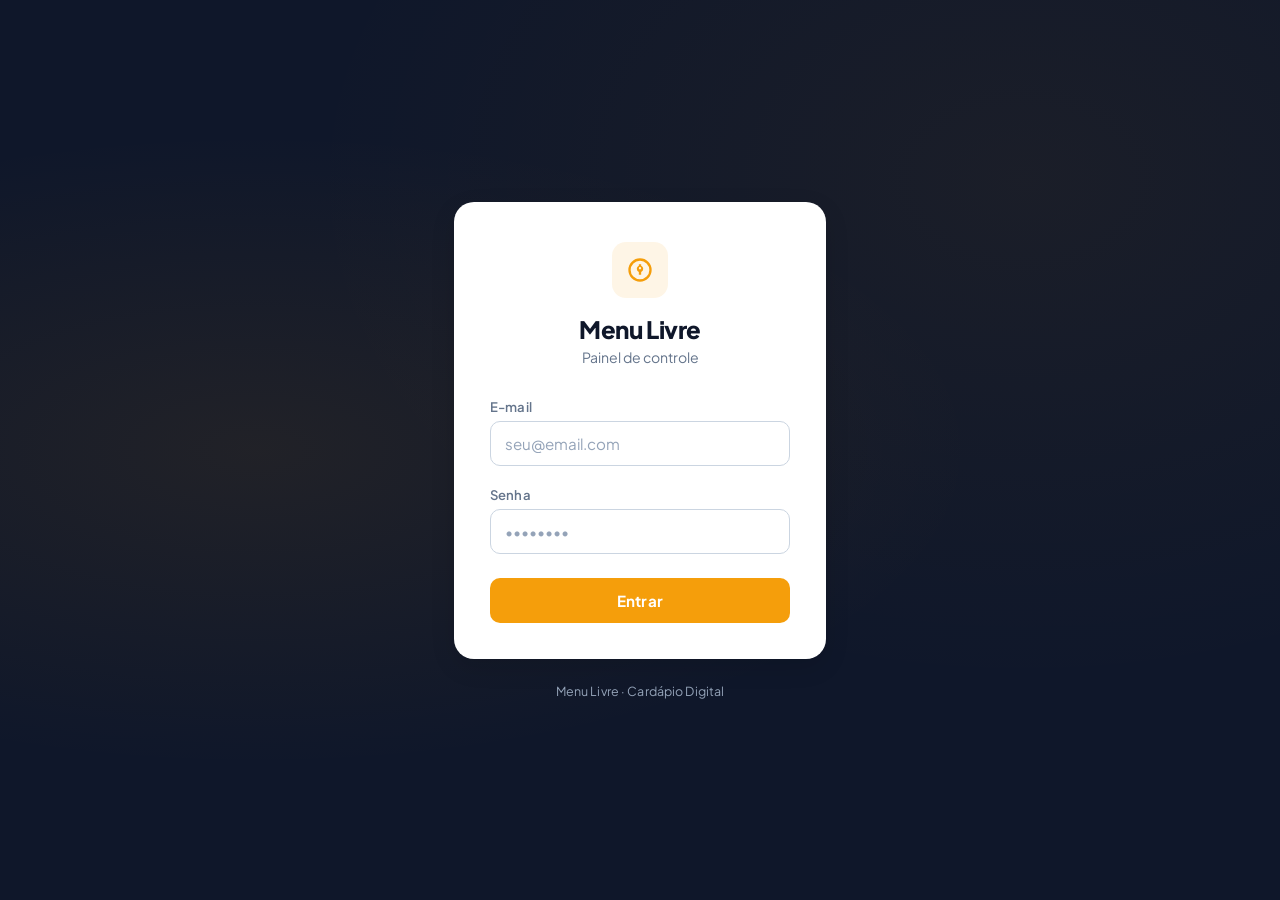
<file: frontend/admin/index.html>
<!DOCTYPE html>
<html lang="pt-BR">
<head>
  <meta charset="UTF-8" />
  <meta name="viewport" content="width=device-width, initial-scale=1.0" />
  <title>Painel Admin — Menu Livre</title>
  <meta name="robots" content="noindex, nofollow" />
  <link rel="preconnect" href="https://fonts.googleapis.com" />
  <link rel="preconnect" href="https://fonts.gstatic.com" crossorigin />
  <link href="https://fonts.googleapis.com/css2?family=Plus+Jakarta+Sans:wght@400;500;600;700;800&display=swap" rel="stylesheet" />
  <link rel="stylesheet" href="css/admin.css" />
</head>
<body class="login-page">

  <div class="login-container">
    <div class="login-card">

      <div class="login-brand">
        <div class="login-brand-icon"><svg xmlns="http://www.w3.org/2000/svg" viewBox="0 0 24 24" fill="currentColor" aria-hidden="true" style="width:28px;height:28px;color:var(--accent)"><path d="M12 2a10 10 0 1 1 0 20A10 10 0 0 1 12 2Zm0 2a8 8 0 1 0 0 16A8 8 0 0 0 12 4Zm-1 3h2v1.27a3 3 0 0 1 0 5.46V16h-2v-2.27a3 3 0 0 1 0-5.46V7Zm1 2.5a1 1 0 1 0 0 2 1 1 0 0 0 0-2Z"/></svg></div>
        <h1>Menu Livre</h1>
        <p>Painel de controle</p>
      </div>

      <form id="form-login" class="login-form" novalidate>
        <div class="form-group">
          <label class="form-label" for="input-email">E-mail</label>
          <input
            id="input-email"
            class="form-input"
            type="email"
            placeholder="seu@email.com"
            autocomplete="email"
            required
          />
        </div>

        <div class="form-group">
          <label class="form-label" for="input-senha">Senha</label>
          <input
            id="input-senha"
            class="form-input"
            type="password"
            placeholder="••••••••"
            autocomplete="current-password"
            required
          />
        </div>

        <p id="login-erro" class="login-erro hidden" role="alert"></p>

        <button id="btn-entrar" class="btn-login" type="submit">
          Entrar
        </button>
      </form>

    </div>

    <p class="login-footer">Menu Livre · Cardápio Digital</p>
  </div>

  <script src="js/config.js"></script>
  <script src="js/auth.js"></script>
</body>
</html>
</file>
<file: frontend/admin/css/admin.css>
/* frontend/admin/css/admin.css */

/* =============================================
   RESET & BASE
   ============================================= */
*, *::before, *::after {
  box-sizing: border-box;
  margin: 0;
  padding: 0;
  -webkit-tap-highlight-color: transparent;
}

/* Garante que [hidden] sempre oculta, independente de display explícito no CSS */
[hidden] { display: none !important; }

html {
  font-size: 16px;
  -webkit-text-size-adjust: 100%;
}

body {
  font-family: 'Plus Jakarta Sans', system-ui, sans-serif;
  background: var(--bg);
  color: var(--texto);
  min-height: 100vh;
  -webkit-font-smoothing: antialiased;
}

img {
  display: block;
  max-width: 100%;
}

button {
  cursor: pointer;
  border: none;
  background: none;
  font-family: inherit;
}

input, textarea, select {
  font-family: inherit;
  font-size: 1rem;
}

a {
  text-decoration: none;
  color: inherit;
}

/* =============================================
   TOKENS DE DESIGN — ADMIN
   ============================================= */
:root {
  /* Superfícies */
  --bg:              #f1f5f9;
  --bg-card:         #ffffff;
  --bg-sidebar:      #0f172a;
  --bg-sidebar-item: rgba(255,255,255,.06);
  --bg-sidebar-ativo: rgba(255,255,255,.12);
  --bg-input:        #ffffff;
  --bg-login:        #0f172a;

  /* Texto */
  --texto:           #0f172a;
  --texto-sec:       #64748b;
  --texto-terc:      #94a3b8;
  --texto-sidebar:   #94a3b8;
  --texto-sidebar-ativo: #ffffff;

  /* Accent */
  --accent:          #f59e0b;
  --accent-hover:    #d97706;
  --accent-light:    rgba(245,158,11,.1);

  /* Feedback */
  --sucesso:         #10b981;
  --sucesso-light:   rgba(16,185,129,.1);
  --erro:            #ef4444;
  --erro-light:      rgba(239,68,68,.08);
  --aviso:           #f59e0b;
  --aviso-light:     rgba(245,158,11,.1);

  /* Bordas */
  --borda:           #e2e8f0;
  --borda-input:     #cbd5e1;
  --borda-focus:     #f59e0b;

  /* Sombras */
  --sombra-sm:   0 1px 2px rgba(0,0,0,.05);
  --sombra-md:   0 4px 12px rgba(0,0,0,.08);
  --sombra-lg:   0 8px 24px rgba(0,0,0,.12);
  --sombra-card: 0 1px 3px rgba(0,0,0,.06), 0 1px 2px rgba(0,0,0,.04);

  /* Raios */
  --radius-sm:  6px;
  --radius-md:  10px;
  --radius-lg:  14px;
  --radius-xl:  20px;

  /* Layout */
  --sidebar-w: 260px;
  --header-h:  64px;

  /* Transições */
  --trans-fast: 150ms ease;
  --trans-base: 200ms ease;

  /* Cores semânticas (light mode) */
  --info:        #3b82f6;
  --info-light:  rgba(59,130,246,.1);
  --neutro:      #6b7280;
  --neutro-light: rgba(107,114,128,.1);
  --laranja:     #f97316;
  --laranja-light: rgba(249,115,22,.1);

  /* Segmentos RFM (light mode) */
  --seg-campeao-bg:  #fef3c7; --seg-campeao-fg:  #92400e;
  --seg-leal-bg:     #dbeafe; --seg-leal-fg:     #1e40af;
  --seg-novo-bg:     #ede9fe; --seg-novo-fg:     #6d28d9;
  --seg-comum-bg:    #f1f5f9; --seg-comum-fg:    #475569;
  --seg-em-risco-bg: #fef9c3; --seg-em-risco-fg: #854d0e;
  --seg-inativo-bg:  #fee2e2; --seg-inativo-fg:  #991b1b;

  /* Overlay */
  --overlay: rgba(15, 23, 42, .45);
}

/* =============================================
   TEMA ESCURO
   ============================================= */
[data-theme="dark"] {
  /* Superfícies */
  --bg:              #0f172a;
  --bg-card:         #1e293b;
  --bg-sidebar:      #020617;
  --bg-sidebar-item: rgba(255,255,255,.05);
  --bg-sidebar-ativo: rgba(245,158,11,.15);
  --bg-input:        #1e293b;
  --bg-login:        #020617;

  /* Texto — terc precisa de contraste real no fundo escuro */
  --texto:           #f1f5f9;
  --texto-sec:       #cbd5e1;
  --texto-terc:      #94a3b8;

  /* Accent — mantém laranja da marca, um tick mais brilhante */
  --accent:          #f59e0b;
  --accent-hover:    #fbbf24;
  --accent-light:    rgba(245,158,11,.2);

  /* Feedback — opacidade maior para valer no fundo escuro */
  --sucesso-light:   rgba(16,185,129,.28);
  --erro-light:      rgba(239,68,68,.28);
  --aviso-light:     rgba(245,158,11,.28);

  /* Bordas — um tick mais visíveis */
  --borda:           #3d5068;
  --borda-input:     #3d5068;

  /* Sombras — mais densas para valer no fundo escuro */
  --sombra-sm:   0 1px 2px rgba(0,0,0,.4);
  --sombra-md:   0 4px 12px rgba(0,0,0,.5);
  --sombra-lg:   0 8px 24px rgba(0,0,0,.6);
  --sombra-card: 0 1px 3px rgba(0,0,0,.4), 0 1px 2px rgba(0,0,0,.3);

  /* Cores semânticas extras */
  --info:        #60a5fa;
  --info-light:  rgba(96,165,250,.25);
  --neutro:      #94a3b8;
  --neutro-light: rgba(148,163,184,.2);
  --laranja:     #fb923c;
  --laranja-light: rgba(251,146,60,.25);

  /* Segmentos RFM — versão dark (matiz preservado, saturação maior) */
  --seg-campeao-bg: rgba(245,158,11,.28);
  --seg-campeao-fg: #fbbf24;
  --seg-leal-bg:    rgba(96,165,250,.25);
  --seg-leal-fg:    #93c5fd;
  --seg-novo-bg:    rgba(167,139,250,.25);
  --seg-novo-fg:    #c4b5fd;
  --seg-comum-bg:   rgba(148,163,184,.18);
  --seg-comum-fg:   #cbd5e1;
  --seg-em-risco-bg: rgba(251,191,36,.25);
  --seg-em-risco-fg: #fcd34d;
  --seg-inativo-bg: rgba(239,68,68,.28);
  --seg-inativo-fg: #fca5a5;

  /* Overlay */
  --overlay: rgba(0,0,0,.65);

  /* Aliases do PDV — sem esses, o PDV usa fallbacks hardcoded brancos */
  --fundo:     #0f172a;
  --branco:    #1e293b;
  --fundo-alt: #16213a;
  --texto-pri: #f1f5f9;
  --primaria:  #f59e0b;
}

/* ── Transições suaves ao trocar de tema ── */
body,
.admin-card,
.card,
.dash-card,
.form-input,
.modal-box,
.sidebar-link,
.conta-dropdown,
.clientes-drawer,
.btn-tema {
  transition:
    background-color 200ms ease,
    color 200ms ease,
    border-color 200ms ease;
}

/* =============================================
   PÁGINA DE LOGIN
   ============================================= */
.login-page {
  display: flex;
  align-items: center;
  justify-content: center;
  min-height: 100vh;
  background: var(--bg-login);
  position: relative;
  overflow: hidden;
}

/* Textura de fundo sutil */
.login-page::before {
  content: '';
  position: absolute;
  inset: 0;
  background:
    radial-gradient(ellipse at 20% 50%, rgba(245,158,11,.08) 0%, transparent 50%),
    radial-gradient(ellipse at 80% 20%, rgba(245,158,11,.05) 0%, transparent 50%);
  pointer-events: none;
}

.login-container {
  position: relative;
  width: 100%;
  max-width: 420px;
  padding: 0 24px;
}

.login-card {
  background: var(--bg-card);
  border-radius: var(--radius-xl);
  padding: 40px 36px 36px;
  box-shadow: var(--sombra-lg);
}

/* Branding */
.login-brand {
  text-align: center;
  margin-bottom: 32px;
}

.login-brand-icon {
  display: inline-flex;
  align-items: center;
  justify-content: center;
  width: 56px;
  height: 56px;
  background: var(--accent-light);
  border-radius: var(--radius-lg);
  margin-bottom: 16px;
}

.login-brand h1 {
  font-size: 1.5rem;
  font-weight: 800;
  color: var(--texto);
  letter-spacing: -.02em;
}

.login-brand p {
  font-size: .88rem;
  color: var(--texto-sec);
  margin-top: 4px;
}

/* Formulário */
.login-form {
  display: flex;
  flex-direction: column;
  gap: 20px;
}

.form-group {
  display: flex;
  flex-direction: column;
  gap: 6px;
}

.form-label {
  font-size: .82rem;
  font-weight: 600;
  color: var(--texto-sec);
  letter-spacing: .01em;
}

.form-input {
  width: 100%;
  padding: 12px 14px;
  border: 1.5px solid var(--borda-input);
  border-radius: var(--radius-md);
  background: var(--bg-input);
  color: var(--texto);
  font-size: .95rem;
  transition: border-color var(--trans-fast), box-shadow var(--trans-fast);
  outline: none;
}

.form-input::placeholder {
  color: var(--texto-terc);
}

.form-input:focus {
  border-color: var(--borda-focus);
  box-shadow: 0 0 0 3px var(--accent-light);
}

.form-input:invalid:not(:placeholder-shown) {
  border-color: var(--erro);
}

/* Botão de login */
.btn-login {
  width: 100%;
  padding: 13px 20px;
  background: var(--accent);
  color: #fff;
  border-radius: var(--radius-md);
  font-size: .95rem;
  font-weight: 700;
  letter-spacing: .01em;
  transition: background var(--trans-fast), transform var(--trans-fast);
  margin-top: 4px;
}

.btn-login:hover {
  background: var(--accent-hover);
}

.btn-login:active {
  transform: scale(.985);
}

.btn-login:disabled {
  opacity: .6;
  cursor: not-allowed;
  transform: none;
}

/* Mensagem de erro */
.login-erro {
  padding: 10px 14px;
  background: var(--erro-light);
  border: 1px solid rgba(239,68,68,.2);
  border-radius: var(--radius-sm);
  color: var(--erro);
  font-size: .85rem;
  font-weight: 500;
  line-height: 1.4;
}

/* Rodapé do login */
.login-footer {
  text-align: center;
  margin-top: 24px;
  font-size: .78rem;
  color: var(--texto-terc);
  letter-spacing: .01em;
}

/* =============================================
   LAYOUT DO DASHBOARD (sidebar + conteúdo)
   ============================================= */
.admin-layout {
  display: grid;
  grid-template-columns: var(--sidebar-w) 1fr;
  grid-template-rows: var(--header-h) 1fr;
  grid-template-areas:
    "sidebar header"
    "sidebar conteudo";
  min-height: 100vh;
}

/* ── Sidebar ── */
.sidebar {
  grid-area: sidebar;
  background: var(--bg-sidebar);
  padding: 24px 16px;
  display: flex;
  flex-direction: column;
  gap: 8px;
  position: fixed;
  top: 0;
  left: 0;
  width: var(--sidebar-w);
  height: 100vh;
  overflow-y: auto;
  z-index: 50;
}

.sidebar-brand {
  display: flex;
  align-items: center;
  gap: 12px;
  padding: 4px 12px 12px;
  border-bottom: 1px solid rgba(255,255,255,.08);
  margin-bottom: 4px;
}

.sidebar-brand-icon {
  display: flex;
  align-items: center;
  justify-content: center;
  width: 38px;
  height: 38px;
  background: var(--accent);
  border-radius: var(--radius-sm);
  flex-shrink: 0;
  color: white;
}

.sidebar-brand-icon svg {
  width: 22px;
  height: 22px;
}

.sidebar-brand h2 {
  font-size: 1.05rem;
  font-weight: 800;
  color: #fff;
  letter-spacing: -.01em;
  white-space: nowrap;
}

.sidebar-brand small {
  display: block;
  font-size: .7rem;
  font-weight: 500;
  color: var(--texto-sidebar);
  margin-top: 1px;
}

.sidebar-nav {
  display: flex;
  flex-direction: column;
  gap: 2px;
  flex: 1;
}

.sidebar-link {
  display: flex;
  align-items: center;
  gap: 12px;
  padding: 10px 12px;
  border-radius: var(--radius-sm);
  color: var(--texto-sidebar);
  font-size: .88rem;
  font-weight: 500;
  transition: background var(--trans-fast), color var(--trans-fast);
  white-space: nowrap;
}

.sidebar-link:hover {
  background: var(--bg-sidebar-item);
  color: #fff;
}

.sidebar-link.ativo {
  background: var(--bg-sidebar-ativo);
  color: var(--texto-sidebar-ativo);
  font-weight: 600;
}

.sidebar-link-icon {
  display: flex;
  align-items: center;
  justify-content: center;
  width: 20px;
  height: 20px;
  flex-shrink: 0;
}

.sidebar-link-icon svg {
  width: 20px;
  height: 20px;
}

.sidebar-spacer {
  flex: 1;
}

.sidebar-logout {
  margin-top: 8px;
  padding-top: 12px;
  border-top: 1px solid rgba(255,255,255,.08);
}

/* ── Header do admin ── */
.admin-header {
  grid-area: header;
  background: var(--bg-card);
  border-bottom: 1px solid var(--borda);
  display: flex;
  align-items: center;
  justify-content: space-between;
  padding: 0 32px;
  height: var(--header-h);
}

.admin-header-titulo {
  font-size: 1.15rem;
  font-weight: 700;
  color: var(--texto);
  letter-spacing: -.01em;
}

.admin-header-usuario {
  display: flex;
  align-items: center;
  gap: 10px;
}

.admin-header-nome {
  font-size: .88rem;
  font-weight: 500;
  color: var(--texto-sec);
}

.admin-header-avatar {
  display: flex;
  align-items: center;
  justify-content: center;
  width: 36px;
  height: 36px;
  background: var(--accent-light);
  color: var(--accent);
  border-radius: 50%;
  font-size: .82rem;
  font-weight: 700;
}

/* ── Botão de tema (toggle claro/escuro/sistema) ── */
.btn-tema {
  display: flex;
  align-items: center;
  justify-content: center;
  width: 36px;
  height: 36px;
  border-radius: 50%;
  background: none;
  border: none;
  color: var(--texto-sec);
  cursor: pointer;
  transition: background var(--trans-fast), color var(--trans-fast);
  flex-shrink: 0;
}

.btn-tema svg {
  width: 18px;
  height: 18px;
}

.btn-tema:hover {
  background: var(--accent-light);
  color: var(--accent);
}

.btn-tema:focus-visible {
  outline: 2px solid var(--accent);
  outline-offset: 2px;
}

/* ── Conteúdo principal ── */
.admin-conteudo {
  grid-area: conteudo;
  padding: 28px 32px 48px;
  max-width: 1200px;
  width: 100%;
  margin-inline: auto;
}

/* ── Botão menu mobile ── */
.btn-menu-mobile {
  display: none;
  align-items: center;
  justify-content: center;
  width: 40px;
  height: 40px;
  border-radius: var(--radius-sm);
  color: var(--texto);
  transition: background var(--trans-fast);
}

.btn-menu-mobile svg {
  width: 22px;
  height: 22px;
}

.btn-menu-mobile:hover {
  background: var(--borda);
}

/* =============================================
   COMPONENTES REUTILIZÁVEIS
   ============================================= */

/* ── Card genérico ── */
.card {
  background: var(--bg-card);
  border: 1px solid var(--borda);
  border-radius: var(--radius-lg);
  box-shadow: var(--sombra-card);
}

.card-header {
  display: flex;
  align-items: center;
  justify-content: space-between;
  padding: 20px 24px;
  border-bottom: 1px solid var(--borda);
}

.card-header h3 {
  font-size: 1rem;
  font-weight: 700;
  color: var(--texto);
}

.card-body {
  padding: 24px;
}

/* ── Botões ── */
.btn {
  display: inline-flex;
  align-items: center;
  justify-content: center;
  gap: 8px;
  padding: 10px 18px;
  border-radius: var(--radius-sm);
  font-size: .88rem;
  font-weight: 600;
  transition: background var(--trans-fast), color var(--trans-fast), transform var(--trans-fast);
  white-space: nowrap;
}

.btn:active { transform: scale(.98); }
.btn:disabled { opacity: .5; cursor: not-allowed; transform: none; }

.btn-primary {
  background: var(--accent);
  color: #fff;
}
.btn-primary:hover { background: var(--accent-hover); }

.btn-secondary {
  background: var(--bg);
  color: var(--texto);
  border: 1px solid var(--borda);
}
.btn-secondary:hover { background: var(--borda); }

.btn-danger {
  background: var(--erro-light);
  color: var(--erro);
}
.btn-danger:hover { background: rgba(239,68,68,.15); }

.btn-sm {
  padding: 7px 12px;
  font-size: .82rem;
}

.btn svg {
  width: 16px;
  height: 16px;
  flex-shrink: 0;
}

/* ── Badge ── */
.badge {
  display: inline-flex;
  align-items: center;
  padding: 3px 10px;
  border-radius: 99px;
  font-size: .75rem;
  font-weight: 600;
  letter-spacing: .02em;
}

.badge-sucesso {
  background: var(--sucesso-light);
  color: var(--sucesso);
}

.badge-erro {
  background: var(--erro-light);
  color: var(--erro);
}

.badge-aviso {
  background: var(--aviso-light);
  color: var(--aviso);
}

/* Badge como botão — feedback de hover para badges clicáveis (toggle ativo/inativo) */
button.badge {
  transition: filter .15s ease;
}
button.badge:hover {
  filter: brightness(.88);
}

/* ── Toast / notificação ── */
.toast-container {
  position: fixed;
  top: 20px;
  right: 20px;
  z-index: 999;
  display: flex;
  flex-direction: column;
  gap: 8px;
}

.toast {
  padding: 12px 20px;
  border-radius: var(--radius-md);
  font-size: .88rem;
  font-weight: 500;
  box-shadow: var(--sombra-md);
  animation: toastIn .25s ease-out;
  max-width: 380px;
}

.toast-sucesso {
  background: var(--sucesso);
  color: #fff;
}

.toast-erro {
  background: var(--erro);
  color: #fff;
}

.toast-info {
  background: #0ea5e9;
  color: #fff;
}

@keyframes toastIn {
  from { opacity: 0; transform: translateX(20px); }
  to   { opacity: 1; transform: translateX(0); }
}

/* ── Modal de novo pedido (alarme) ──────────────────────── */
.notif-pedido-overlay {
  position: fixed;
  inset: 0;
  background: rgba(0, 0, 0, .6);
  backdrop-filter: blur(6px);
  -webkit-backdrop-filter: blur(6px);
  display: flex;
  align-items: center;
  justify-content: center;
  z-index: 9999;
  animation: notif-fade-in .2s ease;
}

.notif-pedido-overlay.hidden {
  display: none;
}

@keyframes notif-fade-in {
  from { opacity: 0; }
  to   { opacity: 1; }
}

.notif-pedido-box {
  background: var(--superficie);
  border-radius: var(--radius-lg, 12px);
  padding: 36px 40px;
  max-width: 380px;
  width: calc(100% - 32px);
  text-align: center;
  box-shadow: 0 8px 32px rgba(0, 0, 0, .4), 0 32px 80px rgba(0, 0, 0, .35);
  border: 1px solid rgba(255, 255, 255, .07);
  animation: notif-scale-in .22s cubic-bezier(.34,1.56,.64,1);
}

@keyframes notif-scale-in {
  from { transform: scale(.85); opacity: 0; }
  to   { transform: scale(1);   opacity: 1; }
}

.notif-pedido-icone {
  font-size: 3rem;
  line-height: 1;
  margin-bottom: 16px;
}

.notif-pedido-titulo {
  font-size: 1.375rem;
  font-weight: 700;
  color: var(--texto);
  margin: 0 0 8px;
}

.notif-pedido-subtitulo {
  font-size: .9rem;
  color: var(--texto-sec);
  margin: 0 0 28px;
}

.notif-pedido-acoes {
  display: flex;
  gap: 10px;
  justify-content: center;
}

.notif-pedido-acoes .btn {
  min-width: 120px;
}

/* ── Tabela ── */
.tabela-wrap {
  overflow-x: auto;
}

.tabela {
  width: 100%;
  border-collapse: collapse;
}

.tabela th {
  text-align: left;
  padding: 12px 16px;
  font-size: .78rem;
  font-weight: 600;
  color: var(--texto-terc);
  text-transform: uppercase;
  letter-spacing: .04em;
  border-bottom: 1px solid var(--borda);
  white-space: nowrap;
}

.tabela td {
  padding: 14px 16px;
  font-size: .9rem;
  color: var(--texto);
  border-bottom: 1px solid var(--borda);
  vertical-align: middle;
}

.tabela tr:last-child td {
  border-bottom: none;
}

.tabela tr:hover td {
  background: rgba(0,0,0,.015);
}

/* ── Vazio ── */
.estado-vazio {
  text-align: center;
  padding: 48px 24px;
  color: var(--texto-terc);
}

.estado-vazio-icon {
  display: flex;
  align-items: center;
  justify-content: center;
  margin-bottom: 12px;
  color: var(--texto-terc);
}

.estado-vazio-icon svg {
  width: 40px;
  height: 40px;
}

.estado-vazio p {
  font-size: .95rem;
}

/* ── Loading ── */
.loading-spinner {
  display: flex;
  align-items: center;
  justify-content: center;
  padding: 48px;
}

.spinner-admin {
  width: 32px;
  height: 32px;
  border: 3px solid var(--borda);
  border-top-color: var(--accent);
  border-radius: 50%;
  animation: spin .6s linear infinite;
}

@keyframes spin {
  to { transform: rotate(360deg); }
}

/* =============================================
   PEDIDOS
   ============================================= */

/* Filtros */
.pedidos-filtros {
  display: flex;
  align-items: center;
  gap: 10px;
  flex-wrap: wrap;
  margin-bottom: 20px;
}

.pedidos-auto-refresh {
  font-size: .78rem;
  color: var(--texto-terc);
  margin-left: auto;
}

/* Grid de cards */
.pedidos-grid {
  display: flex;
  flex-direction: column;
  gap: 12px;
}

/* Card de pedido */
.pedido-card {
  background: var(--bg-card);
  border: 1px solid var(--borda);
  border-radius: var(--radius-lg);
  padding: 16px 20px;
  cursor: pointer;
  transition: box-shadow var(--trans-fast), border-color var(--trans-fast);
  box-shadow: var(--sombra-card);
}

.pedido-card:hover {
  box-shadow: var(--sombra-md);
  border-color: var(--accent);
}

.pedido-card-top {
  display: flex;
  align-items: flex-start;
  justify-content: space-between;
  gap: 12px;
  margin-bottom: 10px;
}

.pedido-card-numero {
  display: flex;
  align-items: center;
  gap: 8px;
  margin-top: 2px;
}

.pedido-card-numero span:first-child {
  font-size: .82rem;
  color: var(--texto-sec);
}

.pedido-card-hora {
  font-size: .82rem;
  color: var(--texto-terc);
}

.pedido-card-cliente {
  font-size: 1rem;
  font-weight: 600;
  color: var(--texto);
}

.pedido-card-meio {
  display: flex;
  align-items: center;
  gap: 12px;
  flex-wrap: wrap;
  padding: 8px 0;
  border-top: 1px solid var(--borda);
  border-bottom: 1px solid var(--borda);
  margin-bottom: 10px;
}

.pedido-card-tipo {
  font-size: .85rem;
  font-weight: 600;
  color: var(--texto-sec);
}

.pedido-card-itens {
  font-size: .82rem;
  color: var(--texto-terc);
  flex: 1;
  white-space: nowrap;
  overflow: hidden;
  text-overflow: ellipsis;
}

.pedido-agendado {
  font-size: .78rem;
  font-weight: 600;
  color: var(--accent);
  background: var(--accent-light);
  padding: 2px 8px;
  border-radius: 99px;
}

.pedido-card-bottom {
  display: flex;
  align-items: center;
  justify-content: space-between;
  gap: 12px;
}

.pedido-card-valores {
  display: flex;
  align-items: center;
  gap: 10px;
}

.pedido-card-total {
  font-size: 1rem;
  font-weight: 700;
  color: var(--texto);
}

.pedido-card-pagamento {
  font-size: .82rem;
  color: var(--texto-terc);
}

.pedido-card-acoes {
  display: flex;
  align-items: center;
  gap: 6px;
}

/* Badges extras para status */
.badge-info {
  background: var(--info-light, rgba(59,130,246,.1));
  color: var(--info, #3b82f6);
}

.badge-preparo {
  background: var(--laranja-light, rgba(249,115,22,.1));
  color: var(--laranja, #f97316);
}

.badge-entregue {
  background: var(--neutro-light, rgba(107,114,128,.1));
  color: var(--neutro, #6b7280);
}

/* ── Modal detalhe do pedido ── */
.detalhe-info-grid {
  display: grid;
  grid-template-columns: 1fr 1fr;
  gap: 14px;
}

.detalhe-info-item {
  display: flex;
  flex-direction: column;
  gap: 3px;
}

.detalhe-info-label {
  font-size: .78rem;
  font-weight: 600;
  color: var(--texto-terc);
  text-transform: uppercase;
  letter-spacing: .03em;
}

.detalhe-info-item > span:last-child {
  font-size: .9rem;
  color: var(--texto);
}

.detalhe-secao {
  margin-top: 20px;
  padding-top: 16px;
  border-top: 1px solid var(--borda);
}

.detalhe-secao h4 {
  font-size: .88rem;
  font-weight: 700;
  color: var(--texto);
  margin-bottom: 12px;
}

.detalhe-itens-lista {
  display: flex;
  flex-direction: column;
  gap: 0;
}

.detalhe-item {
  display: flex;
  align-items: flex-start;
  justify-content: space-between;
  padding: 10px 0;
  border-bottom: 1px solid var(--borda);
  gap: 12px;
}

.detalhe-item:last-child {
  border-bottom: none;
}

.detalhe-item-info {
  display: flex;
  gap: 10px;
  flex: 1;
}

.detalhe-item-qty {
  font-size: .88rem;
  font-weight: 700;
  color: var(--accent);
  min-width: 24px;
}

.detalhe-item-info strong {
  font-size: .9rem;
  color: var(--texto);
}

.detalhe-item-mods {
  font-size: .78rem;
  color: var(--texto-terc);
  margin-top: 2px;
}

.detalhe-item-obs {
  font-size: .78rem;
  color: var(--texto-sec);
  margin-top: 2px;
  font-style: italic;
}

.detalhe-item-preco {
  font-size: .88rem;
  font-weight: 600;
  color: var(--texto);
  white-space: nowrap;
}

.detalhe-totais {
  margin-top: 16px;
  padding-top: 12px;
  border-top: 1px solid var(--borda);
  display: flex;
  flex-direction: column;
  gap: 6px;
}

.detalhe-total-row {
  display: flex;
  justify-content: space-between;
  font-size: .88rem;
  color: var(--texto-sec);
}

.detalhe-total-final {
  padding-top: 8px;
  border-top: 1px solid var(--borda);
  font-size: 1rem;
  color: var(--texto);
}

/* =============================================
   ALERTA DE PEDIDO NOVO
   ============================================= */
.alerta-novos {
  display: flex;
  align-items: center;
  justify-content: center;
  gap: 16px;
  padding: 14px 24px;
  background: var(--accent);
  color: #fff;
  border-radius: var(--radius-lg);
  margin-bottom: 16px;
  cursor: pointer;
  font-weight: 700;
  font-size: 1rem;
  box-shadow: var(--sombra-md);
  animation: alertaPulse 1s ease-in-out infinite;
  transition: opacity var(--trans-fast);
}

.alerta-novos:hover {
  opacity: .9;
}

.alerta-novos-hint {
  font-size: .78rem;
  font-weight: 500;
  opacity: .8;
}

@keyframes alertaPulse {
  0%, 100% { transform: scale(1); }
  50%      { transform: scale(1.015); box-shadow: 0 4px 20px rgba(245,158,11,.4); }
}

/* =============================================
   DASHBOARD
   ============================================= */
.dash-welcome {
  font-size: .95rem;
  color: var(--texto-sec);
  margin-bottom: 20px;
}

.dash-welcome strong {
  color: var(--texto);
}

/* Cards de métricas */
.dash-cards {
  display: grid;
  grid-template-columns: repeat(4, 1fr);
  gap: 16px;
  margin-bottom: 24px;
}

.dash-card {
  display: flex;
  align-items: center;
  gap: 16px;
  padding: 20px;
  background: var(--bg-card);
  border: 1px solid var(--borda);
  border-radius: var(--radius-lg);
  box-shadow: var(--sombra-card);
}

.dash-card-icon {
  display: flex;
  align-items: center;
  justify-content: center;
  width: 48px;
  height: 48px;
  border-radius: var(--radius-md);
  flex-shrink: 0;
}

.dash-card-icon svg {
  width: 26px;
  height: 26px;
}

.dash-icon-pedidos { background: var(--info-light, rgba(59,130,246,.1)); color: var(--info, #3b82f6); }
.dash-icon-vendas  { background: var(--sucesso-light); color: var(--sucesso); }
.dash-icon-ticket  { background: var(--accent-light); color: var(--accent); }
.dash-icon-andamento { background: var(--laranja-light, rgba(249,115,22,.1)); color: var(--laranja, #f97316); }

.dash-card-info {
  display: flex;
  flex-direction: column;
  gap: 2px;
}

.dash-card-valor {
  font-size: 1.4rem;
  font-weight: 800;
  color: var(--texto);
  letter-spacing: -.02em;
}

.dash-card-label {
  font-size: .78rem;
  color: var(--texto-terc);
  font-weight: 500;
}

/* Grid de cards menores */
.dash-grid {
  display: grid;
  grid-template-columns: 1fr 1fr;
  gap: 16px;
}

.dash-col {
  display: flex;
  flex-direction: column;
  gap: 16px;
}

/* Status por tipo */
.stat-status-grid {
  display: grid;
  grid-template-columns: repeat(3, 1fr);
  gap: 12px;
}

.stat-status-item {
  display: flex;
  flex-direction: column;
  align-items: center;
  gap: 4px;
  padding: 14px 8px;
  border-radius: var(--radius-md);
  background: rgba(0,0,0,.02);
}

.stat-status-icon {
  display: flex;
  align-items: center;
  justify-content: center;
  width: 24px;
  height: 24px;
}

.stat-status-icon svg {
  width: 20px;
  height: 20px;
}

.stat-status-count {
  font-size: 1.3rem;
  font-weight: 800;
  color: var(--texto);
}

.stat-status-label {
  font-size: .75rem;
  color: var(--texto-terc);
  font-weight: 500;
}

.stat-pendente  { background: var(--aviso-light); }
.stat-confirmado { background: rgba(59,130,246,.06); }
.stat-preparo   { background: rgba(249,115,22,.06); }
.stat-pronto    { background: var(--sucesso-light); }
.stat-entregue  { background: rgba(107,114,128,.06); }
.stat-cancelado { background: var(--erro-light); }

/* Tipo grid */
.stat-tipo-grid {
  display: grid;
  grid-template-columns: 1fr 1fr;
  gap: 12px;
}

.stat-tipo-item {
  display: flex;
  flex-direction: column;
  align-items: center;
  gap: 6px;
  padding: 16px 8px;
  border-radius: var(--radius-md);
  background: rgba(0,0,0,.02);
}

.stat-tipo-icon {
  display: flex;
  align-items: center;
  justify-content: center;
  width: 28px;
  height: 28px;
  color: var(--texto-sec);
}

.stat-tipo-icon svg {
  width: 22px;
  height: 22px;
}

.stat-tipo-label {
  font-size: .78rem;
  color: var(--texto-terc);
}

.stat-tipo-item strong {
  font-size: 1.2rem;
  color: var(--texto);
}

/* =============================================
   UTILITÁRIOS
   ============================================= */
.hidden { display: none !important; }

.text-sucesso { color: var(--sucesso); }
.text-erro    { color: var(--erro); }
.text-sec     { color: var(--texto-sec); }
.text-terc    { color: var(--texto-terc); }

.mt-4  { margin-top: 1rem; }
.mt-8  { margin-top: 2rem; }
.mb-4  { margin-bottom: 1rem; }
.gap-4 { gap: 1rem; }

/* =============================================
   MODAL ADMIN
   ============================================= */
.modal-admin {
  position: fixed;
  inset: 0;
  z-index: 300;
  display: flex;
  align-items: center;
  justify-content: center;
  padding: 24px;
}

.modal-admin-overlay {
  position: absolute;
  inset: 0;
  background: rgba(0,0,0,.45);
  backdrop-filter: blur(2px);
}

.modal-admin-box {
  position: relative;
  z-index: 1;
  width: 100%;
  max-width: 480px;
  max-height: 90vh;
  background: var(--bg-card);
  border-radius: var(--radius-lg);
  box-shadow: var(--sombra-lg);
  display: flex;
  flex-direction: column;
  animation: modalIn .2s ease-out;
}

.modal-admin-lg { max-width: 560px; }
.modal-admin-sm { max-width: 380px; }

@keyframes modalIn {
  from { opacity: 0; transform: scale(.96) translateY(8px); }
  to   { opacity: 1; transform: scale(1) translateY(0); }
}

.modal-admin-header {
  display: flex;
  align-items: center;
  justify-content: space-between;
  padding: 20px 24px 16px;
  border-bottom: 1px solid var(--borda);
  flex-shrink: 0;
}

.modal-admin-header h3 {
  font-size: 1.05rem;
  font-weight: 700;
  color: var(--texto);
}

.modal-admin-fechar {
  display: flex;
  align-items: center;
  justify-content: center;
  width: 30px;
  height: 30px;
  border-radius: var(--radius-sm);
  color: var(--texto-terc);
  transition: background var(--trans-fast), color var(--trans-fast);
}

.modal-admin-fechar svg {
  width: 16px;
  height: 16px;
}

.modal-admin-fechar:hover {
  background: var(--borda);
  color: var(--texto);
}

/* form é filho direto de .modal-admin-box em vários modais — precisa entrar
   na cadeia flex para que .modal-admin-body possa limitar a altura e rolar */
.modal-admin-box > form {
  display: flex;
  flex-direction: column;
  flex: 1;
  min-height: 0; /* permite que o filho encolha abaixo do conteúdo */
}

.modal-admin-body {
  padding: 20px 24px;
  overflow-y: auto;
  flex: 1;
  min-height: 0;
  display: flex;
  flex-direction: column;
  gap: 16px;
}

.modal-admin-footer {
  display: flex;
  align-items: center;
  justify-content: flex-end;
  gap: 10px;
  padding: 16px 24px;
  border-top: 1px solid var(--borda);
  flex-shrink: 0;
}

/* =============================================
   FORM HELPERS
   ============================================= */
.form-row {
  display: flex;
  gap: 16px;
  align-items: flex-start;
}

.form-flex {
  flex: 1;
}

.form-checkbox {
  display: flex !important;
  align-items: center;
  gap: 8px;
  cursor: pointer;
  user-select: none;
}

.form-checkbox input[type="checkbox"] {
  width: 18px;
  height: 18px;
  accent-color: var(--accent);
  cursor: pointer;
}

textarea.form-input {
  resize: vertical;
  min-height: 60px;
}

/* =============================================
   UPLOAD DE FOTO
   ============================================= */
.foto-upload-area {
  display: flex;
  flex-wrap: wrap;
  align-items: center;
  gap: 12px;
}

.foto-placeholder {
  width: 100px;
  height: 100px;
  border: 2px dashed var(--borda-input);
  border-radius: var(--radius-md);
  display: flex;
  flex-direction: column;
  align-items: center;
  justify-content: center;
  gap: 4px;
  color: var(--texto-terc);
  font-size: .75rem;
  cursor: pointer;
  transition: border-color var(--trans-fast);
}

.foto-placeholder span:first-child {
  font-size: 1.5rem;
}

.foto-placeholder:hover {
  border-color: var(--accent);
}

.foto-preview {
  width: 100px;
  height: 100px;
  object-fit: cover;
  border-radius: var(--radius-md);
  border: 2px solid var(--borda);
}

.foto-acoes {
  display: flex;
  flex-direction: column;
  gap: 8px;
  align-self: center;
}

.foto-remover {
  /* sem align-self: flex-end — controlado pelo flex-direction:column do pai */
}

/* =============================================
   MODIFICADORES (admin)
   ============================================= */
.mod-lista {
  display: flex;
  flex-direction: column;
  gap: 16px;
}

.mod-grupo {
  border: 1px solid var(--borda);
  border-radius: var(--radius-md);
  overflow: hidden;
}

.mod-grupo-header {
  display: flex;
  align-items: center;
  justify-content: space-between;
  gap: 12px;
  padding: 12px 16px;
  background: rgba(0,0,0,.02);
  border-bottom: 1px solid var(--borda);
  flex-wrap: wrap;
}

.mod-grupo-info {
  display: flex;
  align-items: center;
  gap: 8px;
  flex-wrap: wrap;
}

.mod-grupo-info strong {
  font-size: .95rem;
  color: var(--texto);
}

.mod-grupo-acoes {
  display: flex;
  align-items: center;
  gap: 6px;
}

.mod-opcoes {
  padding: 4px 16px;
}

.mod-opcao {
  display: flex;
  align-items: center;
  justify-content: space-between;
  padding: 10px 0;
  border-bottom: 1px solid var(--borda);
  gap: 12px;
}

.mod-opcao:last-child {
  border-bottom: none;
}

.mod-opcao-info {
  display: flex;
  align-items: center;
  gap: 10px;
  flex: 1;
  font-size: .9rem;
}

.mod-opcao-preco {
  font-size: .82rem;
  font-weight: 600;
  color: var(--accent);
}

.mod-opcao-acoes {
  display: flex;
  align-items: center;
  gap: 4px;
  flex-shrink: 0;
}

/* Badge de contagem no botão de modificadores */
.mod-badge {
  display: inline-flex;
  align-items: center;
  justify-content: center;
  min-width: 16px;
  height: 16px;
  padding: 0 4px;
  background: var(--accent);
  color: #fff;
  border-radius: 99px;
  font-size: .65rem;
  font-weight: 700;
  margin-left: 4px;
}

/* =============================================
   CONFIGURAÇÕES
   ============================================= */

/* Grid de 2 colunas para campos de formulário */
.form-grid-2 {
  display: grid;
  grid-template-columns: 1fr 1fr;
  gap: 16px;
}

/* Toggle switch */
.toggle {
  position: relative;
  display: inline-flex;
  width: 44px;
  height: 24px;
  flex-shrink: 0;
  cursor: pointer;
}

.toggle input {
  opacity: 0;
  width: 0;
  height: 0;
}

.toggle-slider {
  position: absolute;
  inset: 0;
  background: var(--borda-input);
  border-radius: 24px;
  transition: background var(--trans-base);
}

.toggle-slider::before {
  content: '';
  position: absolute;
  width: 18px;
  height: 18px;
  background: #fff;
  border-radius: 50%;
  top: 3px;
  left: 3px;
  transition: transform var(--trans-base);
  box-shadow: var(--sombra-sm);
}

.toggle input:checked + .toggle-slider { background: var(--sucesso); }
.toggle input:checked + .toggle-slider::before { transform: translateX(20px); }
.toggle input:focus-visible + .toggle-slider { outline: 3px solid var(--accent); outline-offset: 2px; }

/* Linha toggle + descrição */
.toggle-row {
  display: flex;
  align-items: flex-start;
  justify-content: space-between;
  gap: 20px;
}

.toggle-row-texto { flex: 1; }

.toggle-row-label {
  font-size: .92rem;
  font-weight: 600;
  color: var(--texto);
}

.toggle-row-desc {
  font-size: .82rem;
  color: var(--texto-sec);
  margin-top: 3px;
  line-height: 1.45;
}

/* Horários */
.horarios-lista {
  display: flex;
  flex-direction: column;
  gap: 8px;
}

.horario-dia {
  border: 1px solid var(--borda);
  border-radius: var(--radius-md);
  overflow: hidden;
}

.horario-dia-header {
  display: flex;
  align-items: center;
  gap: 12px;
  padding: 12px 16px;
  background: var(--bg);
}

.horario-dia-nome {
  font-size: .9rem;
  font-weight: 600;
  color: var(--texto);
  flex: 1;
}

.horario-dia-campos {
  display: flex;
  flex-direction: column;
  gap: 10px;
  padding: 16px;
  background: var(--bg-card);
  border-top: 1px solid var(--borda);
}

.intervalos-lista {
  display: flex;
  flex-direction: column;
  gap: 10px;
}

.intervalo-linha {
  display: flex;
  align-items: center;
  gap: 8px;
}

.intervalo-linha .form-input {
  flex: 1;
  min-width: 0;
}

.intervalo-sep {
  font-size: .85rem;
  color: var(--texto-sec);
  flex-shrink: 0;
}

.btn-remover-intervalo {
  flex-shrink: 0;
  align-self: stretch;   /* mesma altura dos inputs de horário */
  width: 40px;
  padding: 0;            /* remove o padding padrão do <button> */
  border: 1px solid var(--borda);
  border-radius: var(--radius-md);
  background: var(--bg);
  color: var(--texto-sec);
  cursor: pointer;
  display: flex;
  align-items: center;
  justify-content: center;
  transition: background .15s, color .15s, border-color .15s;
}

.btn-remover-intervalo svg {
  width: 18px;
  height: 18px;
}

.btn-remover-intervalo:hover {
  background: var(--erro-bg, #fee2e2);
  color: var(--erro, #dc2626);
  border-color: var(--erro, #dc2626);
}

.btn-add-intervalo {
  align-self: flex-start;
  background: none;
  border: none;
  color: var(--accent);
  font-size: .85rem;
  font-weight: 600;
  cursor: pointer;
  padding: 4px 0;
}

.btn-add-intervalo:hover { text-decoration: underline; }

/* Ações do formulário */
.form-acoes {
  display: flex;
  justify-content: flex-end;
  padding-bottom: 32px;
}

/* Utilitários de espaçamento */
.mb-3 { margin-bottom: 16px; }
.mb-4 { margin-bottom: 24px; }

/* =============================================
   RESPONSIVO — TABLET (≤ 1024px)
   ============================================= */
@media (max-width: 1024px) {
  :root {
    --sidebar-w: 220px;
  }

  .dash-cards {
    grid-template-columns: repeat(2, 1fr);
  }
}

/* =============================================
   RESPONSIVO — MOBILE (≤ 768px)
   ============================================= */
@media (max-width: 768px) {
  .admin-layout {
    grid-template-columns: 1fr;
    grid-template-areas:
      "header"
      "conteudo";
  }

  .sidebar {
    transform: translateX(-100%);
    transition: transform var(--trans-base);
    z-index: 200;
    width: 280px;
  }

  .sidebar.aberto {
    transform: translateX(0);
  }

  .sidebar-overlay {
    position: fixed;
    inset: 0;
    background: rgba(0,0,0,.4);
    z-index: 199;
    backdrop-filter: blur(2px);
  }

  .admin-header {
    margin-left: 0;
    padding: 0 16px;
  }

  .admin-conteudo {
    margin-left: 0;
    padding: 20px 16px 48px;
  }

  .btn-menu-mobile {
    display: flex;
  }

  .login-card {
    padding: 32px 24px 28px;
  }

  .modal-admin {
    padding: 12px;
  }

  .modal-admin-box {
    max-width: 100%;
  }

  .form-row {
    flex-direction: column;
    gap: 12px;
  }

  .pedido-card-bottom {
    flex-direction: column;
    align-items: flex-start;
    gap: 10px;
  }

  .pedidos-filtros {
    gap: 8px;
  }

  .pedidos-auto-refresh {
    margin-left: 0;
    width: 100%;
  }

  .detalhe-info-grid {
    grid-template-columns: 1fr;
  }

  .dash-cards {
    grid-template-columns: 1fr;
  }

  .dash-grid {
    grid-template-columns: 1fr;
  }

  .form-grid-2         { grid-template-columns: 1fr; }

  .stat-status-grid {
    grid-template-columns: repeat(2, 1fr);
  }
}


/* ─────────────────────────────────────────────────────────
   INPUT DE COR — swatch + texto sincronizados
   ───────────────────────────────────────────── */

.cor-input-wrap {
  display: flex;
  align-items: center;
  gap: 8px;
}

.cor-swatch {
  width: 40px;
  height: 40px;
  padding: 2px;
  border: 1px solid var(--borda-input);
  border-radius: var(--radius-sm);
  background: var(--bg-input);
  cursor: pointer;
  flex-shrink: 0;
  /* Remove o estilo padrão do browser */
  -webkit-appearance: none;
  appearance: none;
}

.cor-swatch::-webkit-color-swatch-wrapper { padding: 0; }
.cor-swatch::-webkit-color-swatch {
  border: none;
  border-radius: calc(var(--radius-sm) - 2px);
}
.cor-swatch::-moz-color-swatch {
  border: none;
  border-radius: calc(var(--radius-sm) - 2px);
}

.cor-swatch:focus {
  outline: 2px solid var(--accent);
  outline-offset: 2px;
}

.cor-texto {
  flex: 1;
  font-family: 'Courier New', monospace;
  font-size: .875rem;
  letter-spacing: .03em;
}

/* =============================================
   MINHA CONTA — avatar clicável + dropdown + modal
   ============================================= */

/* Avatar como botão */
.admin-header-avatar {
  cursor: pointer;
  transition: box-shadow var(--trans-fast), transform var(--trans-fast);
  user-select: none;
}

.admin-header-avatar:hover {
  box-shadow: 0 0 0 3px var(--accent-light);
  transform: scale(1.05);
}

/* Wrapper relativo para posicionar o dropdown */
.admin-header-usuario {
  position: relative;
}

/* Dropdown */
.conta-dropdown {
  position: absolute;
  top: calc(100% + 10px);
  right: 0;
  background: var(--bg-card);
  border: 1px solid var(--borda);
  border-radius: var(--radius-md);
  box-shadow: var(--sombra-lg);
  min-width: 200px;
  z-index: 200;
  overflow: hidden;
  animation: dropdownIn .15s ease-out;
}

@keyframes dropdownIn {
  from { opacity: 0; transform: translateY(-6px); }
  to   { opacity: 1; transform: translateY(0); }
}

.conta-dropdown-header {
  padding: 14px 16px 10px;
  border-bottom: 1px solid var(--borda);
}

.conta-dropdown-nome {
  font-size: .88rem;
  font-weight: 700;
  color: var(--texto);
  display: block;
  white-space: nowrap;
  overflow: hidden;
  text-overflow: ellipsis;
}

.conta-dropdown-email {
  font-size: .75rem;
  color: var(--texto-terc);
  display: block;
  margin-top: 2px;
  white-space: nowrap;
  overflow: hidden;
  text-overflow: ellipsis;
}

.conta-dropdown-item {
  display: flex;
  align-items: center;
  gap: 10px;
  width: 100%;
  padding: 11px 16px;
  font-size: .88rem;
  font-weight: 500;
  color: var(--texto-sec);
  background: none;
  border: none;
  cursor: pointer;
  transition: background var(--trans-fast), color var(--trans-fast);
  text-align: left;
}

.conta-dropdown-item svg {
  width: 16px;
  height: 16px;
  flex-shrink: 0;
  color: var(--texto-terc);
}

.conta-dropdown-item:hover {
  background: var(--bg);
  color: var(--texto);
}

.conta-dropdown-item:hover svg {
  color: var(--accent);
}

.conta-dropdown-item.danger {
  color: var(--erro);
}

.conta-dropdown-item.danger svg {
  color: var(--erro);
}

.conta-dropdown-item.danger:hover {
  background: var(--erro-light);
}

/* Modal de conta */
.modal-overlay {
  position: fixed;
  inset: 0;
  background: var(--overlay, rgba(15, 23, 42, .45));
  z-index: 300;
  display: flex;
  align-items: center;
  justify-content: center;
  padding: 20px;
  animation: overlayIn .18s ease-out;
}

@keyframes overlayIn {
  from { opacity: 0; }
  to   { opacity: 1; }
}

.modal-box {
  background: var(--bg-card);
  border-radius: var(--radius-xl);
  box-shadow: var(--sombra-lg);
  width: 100%;
  max-width: 480px;
  max-height: 90vh;
  overflow-y: auto;
  animation: modalIn .2s ease-out;
}

@keyframes modalIn {
  from { opacity: 0; transform: scale(.96) translateY(8px); }
  to   { opacity: 1; transform: scale(1) translateY(0); }
}

.modal-header {
  display: flex;
  align-items: center;
  justify-content: space-between;
  padding: 20px 24px 16px;
  border-bottom: 1px solid var(--borda);
}

.modal-header h2 {
  font-size: 1.05rem;
  font-weight: 700;
  color: var(--texto);
}

.modal-close {
  display: flex;
  align-items: center;
  justify-content: center;
  width: 32px;
  height: 32px;
  border-radius: var(--radius-sm);
  color: var(--texto-terc);
  transition: background var(--trans-fast), color var(--trans-fast);
}

.modal-close:hover {
  background: var(--bg);
  color: var(--texto);
}

.modal-close svg {
  width: 18px;
  height: 18px;
}

.modal-body {
  padding: 24px;
  display: flex;
  flex-direction: column;
  gap: 28px;
}

.modal-secao h3 {
  font-size: .82rem;
  font-weight: 700;
  text-transform: uppercase;
  letter-spacing: .06em;
  color: var(--texto-terc);
  margin-bottom: 16px;
}

.modal-form {
  display: flex;
  flex-direction: column;
  gap: 14px;
}

.modal-form-row {
  display: flex;
  gap: 12px;
}

.modal-form-row .form-group {
  flex: 1;
}

.modal-divider {
  border: none;
  border-top: 1px solid var(--borda);
  margin: 0;
}

.modal-erro {
  padding: 10px 14px;
  background: var(--erro-light);
  border: 1px solid rgba(239,68,68,.2);
  border-radius: var(--radius-sm);
  color: var(--erro);
  font-size: .84rem;
  font-weight: 500;
  line-height: 1.4;
}

.modal-form-actions {
  display: flex;
  justify-content: flex-end;
  margin-top: 4px;
}

/* ── Toggle de visibilidade de senha ── */
.input-senha-wrapper {
  position: relative;
  display: flex;
  align-items: center;
}

.input-senha-wrapper .form-input {
  padding-right: 44px; /* espaço para o botão do olho */
  width: 100%;
}

.btn-toggle-senha {
  position: absolute;
  right: 12px;
  display: flex;
  align-items: center;
  justify-content: center;
  width: 24px;
  height: 24px;
  color: var(--texto-terc);
  background: none;
  border: none;
  cursor: pointer;
  padding: 0;
  transition: color var(--trans-fast);
  flex-shrink: 0;
}

.btn-toggle-senha:hover {
  color: var(--texto-sec);
}

.btn-toggle-senha svg {
  width: 18px;
  height: 18px;
  pointer-events: none;
}

/* Modal de notificação — estilos em "Modal de novo pedido" acima */

/* ── Abas (Hoje / Histórico) ─────────────────────────── */
.pedidos-abas {
  display: flex;
  gap: 4px;
  margin-bottom: 20px;
  border-bottom: 2px solid var(--borda);
  padding-bottom: 0;
}

.pedidos-aba {
  padding: 10px 20px;
  font-size: .9rem;
  font-weight: 600;
  color: var(--texto-sec);
  background: none;
  border: none;
  border-bottom: 2px solid transparent;
  margin-bottom: -2px;
  cursor: pointer;
  border-radius: var(--radius) var(--radius) 0 0;
  transition: color var(--trans-fast), border-color var(--trans-fast);
}

.pedidos-aba:hover {
  color: var(--texto);
}

.pedidos-aba.ativa {
  color: var(--accent);
  border-bottom-color: var(--accent);
}

/* ── Label de filtro com texto ───────────────────────── */
.pedidos-filtros-label {
  display: flex;
  align-items: center;
  gap: 6px;
  font-size: .85rem;
  color: var(--texto-sec);
  font-weight: 500;
}

/* ── Paginação histórico ─────────────────────────────── */
.pedidos-paginacao {
  display: flex;
  align-items: center;
  justify-content: center;
  gap: 16px;
  margin-top: 24px;
}

.pedidos-pagina-info {
  font-size: .85rem;
  color: var(--texto-sec);
}

/* ── Novo Pedido ─────────────────────────────────────── */
.pedido-tipo-opcoes {
  display: flex;
  gap: 16px;
  flex-wrap: wrap;
}

.pedido-tipo-opcao {
  display: flex;
  align-items: center;
  gap: 6px;
  font-weight: 500;
  cursor: pointer;
  font-size: .9rem;
}

.np-cliente-info {
  margin-top: 8px;
  font-size: .85rem;
  padding: 8px 12px;
  border-radius: var(--radius);
}

.np-cliente-encontrado {
  color: var(--sucesso);
  background: var(--sucesso-light);
  padding: 6px 10px;
  border-radius: var(--radius);
  display: inline-block;
}

.np-cliente-novo {
  color: var(--aviso);
  background: var(--aviso-light);
  padding: 6px 10px;
  border-radius: var(--radius);
  display: inline-block;
}

/* PDV: busca de cliente (coluna única) */
.pdv-campo-busca-wrapper {
  display: flex;
  flex-direction: column;
  gap: 4px;
  position: relative;
}

.pdv-sugestoes {
  background: var(--bg-card);
  border: 1px solid var(--borda);
  border-radius: var(--radius);
  box-shadow: var(--sombra-lg);
  margin-top: 4px;
  max-height: 220px;
  overflow-y: auto;
  z-index: 10;
}

.pdv-sugestao-item {
  padding: 9px 12px;
  cursor: pointer;
  font-size: .875rem;
  display: flex;
  align-items: center;
  justify-content: space-between;
  gap: 8px;
  border-bottom: 1px solid var(--borda);
}

.pdv-sugestao-item:last-child { border-bottom: none; }

.pdv-sugestao-item:hover {
  background: var(--bg);
}

.pdv-sugestao-nome {
  font-weight: 600;
  color: var(--texto);
}

.pdv-sugestao-tel {
  font-size: .8rem;
  color: var(--texto-sec);
  white-space: nowrap;
}

.pdv-sugestao-vazio {
  padding: 10px 12px;
  font-size: .875rem;
  color: var(--texto-sec);
  font-style: italic;
}

.pdv-cliente-selecionado {
  display: flex;
  align-items: center;
  justify-content: space-between;
  gap: 8px;
  margin-top: 6px;
  background: var(--sucesso-light);
  border-radius: var(--radius);
  padding: 7px 10px;
  font-size: .875rem;
  color: var(--sucesso);
  font-weight: 600;
}

.pdv-btn-limpar {
  background: none;
  border: none;
  color: var(--texto-sec);
  cursor: pointer;
  font-size: .9rem;
  padding: 0 2px;
  line-height: 1;
  flex-shrink: 0;
}

.pdv-btn-limpar:hover { color: var(--erro); }

.pdv-novo-cliente-aviso {
  font-size: .8125rem;
  color: var(--aviso);
  background: var(--aviso-light);
  border-radius: var(--radius);
  padding: 7px 10px;
  margin: 0;
}

/* PDV: endereços salvos (delivery) — estilo radio list */
.pdv-enderecos-salvos {
  display: flex;
  flex-direction: column;
  margin-bottom: 6px;
}

.pdv-enderecos-titulo {
  font-size: .8rem;
  font-weight: 600;
  color: var(--texto-sec);
  text-transform: uppercase;
  letter-spacing: .04em;
  margin-bottom: 4px;
}

.pdv-endereco-item {
  display: flex;
  align-items: center;
  gap: 8px;
  padding: 8px 0;
  border-bottom: 1px solid var(--borda);
  width: 100%;
  min-width: 0;
}

.pdv-endereco-item:last-child { border-bottom: none; }

.pdv-endereco-radio {
  -webkit-appearance: none;
  appearance: none;
  flex-shrink: 0;
  width: 16px;
  height: 16px;
  cursor: pointer;
  margin: 0;
  border: 2px solid var(--borda);
  border-radius: 50%;
  background: var(--bg-card, #fff);
  transition: border-color .15s;
}

.pdv-endereco-radio:checked {
  border-color: var(--accent);
  background-color: #fff;
  background-image: radial-gradient(circle, var(--accent) 38%, transparent 39%);
}

.pdv-endereco-texto {
  flex: 1;
  min-width: 0;
  font-size: .875rem;
  line-height: 1.35;
  color: var(--texto);
  cursor: pointer;
  word-break: break-word;
}

.pdv-endereco-del {
  flex-shrink: 0;
  display: flex;
  align-items: center;
  justify-content: center;
  width: 26px;
  height: 26px;
  border-radius: 50%;
  color: var(--texto-sec);
  background: none;
  border: none;
  cursor: pointer;
  transition: color .15s, background .15s;
  font-size: .75rem;
}

.pdv-endereco-del:hover {
  color: var(--erro);
  background: var(--erro-light);
}

.np-itens-lista {
  display: flex;
  flex-direction: column;
  gap: 8px;
}

.np-item-linha {
  display: flex;
  align-items: center;
  justify-content: space-between;
  background: var(--bg);
  border-radius: var(--radius);
  padding: 10px 14px;
  gap: 12px;
}

.np-item-info {
  display: flex;
  align-items: center;
  gap: 10px;
  flex: 1;
}

.np-item-preco {
  font-size: .82rem;
  color: var(--texto-terc);
}

.np-item-controles {
  display: flex;
  align-items: center;
  gap: 6px;
  font-weight: 600;
}

.np-resumo {
  background: var(--bg);
  border-radius: var(--radius);
  padding: 14px 16px;
  margin-top: 8px;
  display: flex;
  flex-direction: column;
  gap: 6px;
}

.np-resumo-linha {
  display: flex;
  justify-content: space-between;
  font-size: .9rem;
}

.np-resumo-total {
  border-top: 1px solid var(--borda);
  padding-top: 8px;
  margin-top: 4px;
  font-size: 1rem;
}

/* ── Modal seleção de produto ────────────────────────── */
.np-produto-lista {
  display: flex;
  flex-direction: column;
  gap: 4px;
  max-height: 420px;
  overflow-y: auto;
}

.np-categoria-label {
  font-size: .75rem;
  font-weight: 700;
  color: var(--texto-terc);
  text-transform: uppercase;
  letter-spacing: .06em;
  padding: 12px 8px 4px;
}

.np-produto-item {
  display: flex;
  align-items: center;
  justify-content: space-between;
  padding: 10px 12px;
  border-radius: var(--radius);
  cursor: pointer;
  transition: background var(--trans-fast);
  gap: 12px;
}

.np-produto-item:hover {
  background: var(--accent-light);
}

.np-produto-desc {
  font-size: .8rem;
  color: var(--texto-terc);
  margin-top: 2px;
}

.np-produto-preco {
  font-size: .88rem;
  font-weight: 600;
  color: var(--accent);
  white-space: nowrap;
}

/* Wrapper do card no histórico: checkbox à esquerda, card ocupa o resto */
.hist-card-wrapper {
  display: flex;
  align-items: flex-start;
  gap: 10px;
}

.hist-card-wrapper .pedido-card {
  flex: 1;
  min-width: 0;
}

/* Checkbox de seleção no histórico */
.hist-checkbox {
  width: 17px;
  height: 17px;
  accent-color: var(--primaria, #f59e0b);
  cursor: pointer;
  flex-shrink: 0;
}

/* Checkbox do card individual: alinha com o número do pedido */
.hist-card-wrapper > .hist-checkbox {
  margin-top: 18px;
}

/* Destaque de card ao navegar com highlight */
.pedido-card.highlight {
  animation: card-pulse 1s ease-in-out 3;
  position: relative;
}

@keyframes card-pulse {
  0%, 100% { box-shadow: 0 0 0 0 rgba(245, 158, 11, 0.6); }
  50%      { box-shadow: 0 0 0 6px rgba(245, 158, 11, 0.35); }
}

/* ═══════════════════════════════════════════════════════
   DROPDOWN TIPO DO NOVO PEDIDO
   ═══════════════════════════════════════════════════════ */

.pdv-dropdown-wrapper {
  position: relative;
}

.pdv-tipo-menu {
  position: absolute;
  top: calc(100% + 6px);
  right: 0;
  background: var(--branco, #fff);
  border: 1px solid var(--borda, #e2e8f0);
  border-radius: 10px;
  box-shadow: 0 8px 24px rgba(0,0,0,.12);
  min-width: 160px;
  z-index: 100;
  overflow: hidden;
  padding: 4px 0;
}

.pdv-tipo-opcao {
  display: flex;
  align-items: center;
  gap: 10px;
  width: 100%;
  padding: 10px 16px;
  background: none;
  border: none;
  cursor: pointer;
  font-size: .92rem;
  font-weight: 500;
  color: var(--texto-pri, #0f172a);
  text-align: left;
  transition: background .15s;
}

.pdv-tipo-opcao:hover {
  background: var(--fundo-alt, #f8fafc);
  color: var(--primaria, #f59e0b);
}


/* ═══════════════════════════════════════════════════════
   PDV — SPLIT-SCREEN OVERLAY
   ═══════════════════════════════════════════════════════ */

#pdv-overlay {
  position: fixed;
  inset: 0;
  background: var(--fundo, #f1f5f9);
  z-index: 300;
  display: flex;
  flex-direction: column;
  overflow: hidden;
}

/* Header */
.pdv-header {
  display: flex;
  align-items: center;
  justify-content: space-between;
  padding: 12px 20px;
  background: var(--branco, #fff);
  border-bottom: 1px solid var(--borda, #e2e8f0);
  flex-shrink: 0;
  gap: 12px;
}

.pdv-header-esquerda {
  display: flex;
  align-items: center;
  gap: 12px;
}

.pdv-badge-tipo {
  display: inline-flex;
  align-items: center;
  padding: 4px 12px;
  border-radius: 20px;
  background: var(--primaria, #f59e0b);
  color: #fff;
  font-size: .82rem;
  font-weight: 700;
  letter-spacing: .03em;
}

.pdv-titulo {
  font-size: 1.1rem;
  font-weight: 700;
  color: var(--texto-pri, #0f172a);
  margin: 0;
}

.pdv-fechar {
  background: none;
  border: none;
  cursor: pointer;
  color: var(--texto-terc, #94a3b8);
  display: flex;
  align-items: center;
  padding: 4px;
  border-radius: 6px;
  transition: color .15s, background .15s;
}

.pdv-fechar:hover {
  color: var(--texto-pri, #0f172a);
  background: var(--fundo-alt, #f8fafc);
}

/* Body 3 colunas */
.pdv-body {
  display: grid;
  grid-template-columns: 180px 1fr 320px;
  flex: 1;
  overflow: hidden;
  gap: 0;
}

/* Col 1: Categorias */
.pdv-categorias {
  background: var(--branco, #fff);
  border-right: 1px solid var(--borda, #e2e8f0);
  overflow-y: auto;
  padding: 8px 0;
}

.pdv-categorias-loading {
  padding: 16px;
  color: var(--texto-terc, #94a3b8);
  font-size: .88rem;
}

.pdv-cat-btn {
  display: block;
  width: 100%;
  padding: 10px 16px;
  background: none;
  border: none;
  text-align: left;
  cursor: pointer;
  font-size: .88rem;
  font-weight: 500;
  color: var(--texto-sec, #475569);
  transition: background .15s, color .15s;
  border-left: 3px solid transparent;
}

.pdv-cat-btn:hover,
.pdv-cat-btn.ativa {
  background: var(--fundo-alt, #f8fafc);
  color: var(--primaria, #f59e0b);
  border-left-color: var(--primaria, #f59e0b);
}

/* Col 2: Produtos */
.pdv-produtos-col {
  display: flex;
  flex-direction: column;
  overflow: hidden;
  background: var(--fundo, #f1f5f9);
}

.pdv-busca-wrapper {
  position: relative;
  padding: 12px 16px;
  background: var(--branco, #fff);
  border-bottom: 1px solid var(--borda, #e2e8f0);
}

.pdv-busca-icon {
  position: absolute;
  left: 28px;
  top: 50%;
  transform: translateY(-50%);
  width: 18px;
  height: 18px;
  color: var(--texto-terc, #94a3b8);
  pointer-events: none;
}

.pdv-busca-input {
  width: 100%;
  padding: 9px 12px 9px 38px;
  border: 1px solid var(--borda, #e2e8f0);
  border-radius: 8px;
  font-size: .9rem;
  background: var(--fundo, #f1f5f9);
  color: var(--texto-pri, #0f172a);
  outline: none;
  transition: border-color .2s;
}

.pdv-busca-input:focus {
  border-color: var(--primaria, #f59e0b);
}

.pdv-produtos-grid {
  display: grid;
  grid-template-columns: repeat(auto-fill, minmax(150px, 1fr));
  grid-auto-rows: max-content;
  gap: 12px;
  padding: 16px;
  overflow-y: auto;
  flex: 1;
  min-height: 0;
}

.pdv-produto-card {
  background: var(--branco, #fff);
  border: 1px solid var(--borda, #e2e8f0);
  border-radius: 10px;
  cursor: pointer;
  overflow: hidden;
  transition: box-shadow .15s, transform .15s;
}

.pdv-produto-card:hover {
  box-shadow: 0 4px 16px rgba(0,0,0,.1);
  transform: translateY(-1px);
}

.pdv-produto-card-img {
  display: block;
  width: 100%;
  aspect-ratio: 4/3;
  object-fit: cover;
  background: var(--fundo-alt, #f8fafc);
}

.pdv-produto-card-img-placeholder {
  width: 100%;
  aspect-ratio: 4/3;
  background: var(--fundo-alt, #f8fafc);
  display: flex;
  align-items: center;
  justify-content: center;
  color: var(--texto-terc, #94a3b8);
}

.pdv-produto-card-body {
  padding: 8px 10px;
}

.pdv-produto-card-nome {
  font-size: .85rem;
  font-weight: 600;
  color: var(--texto-pri, #0f172a);
  margin-bottom: 2px;
  line-height: 1.3;
}

.pdv-produto-card-preco {
  font-size: .82rem;
  font-weight: 700;
  color: var(--primaria, #f59e0b);
}

.pdv-categoria-titulo {
  grid-column: 1 / -1;
  font-size: .78rem;
  font-weight: 700;
  text-transform: uppercase;
  letter-spacing: .06em;
  color: var(--texto-terc, #94a3b8);
  padding: 4px 0 2px;
}

/* Col 3: Carrinho */
.pdv-carrinho {
  background: var(--branco, #fff);
  border-left: 1px solid var(--borda, #e2e8f0);
  display: flex;
  flex-direction: column;
  overflow: hidden;
}

.pdv-section {
  padding: 14px 16px;
}

.pdv-label {
  font-size: .78rem;
  font-weight: 600;
  color: var(--texto-sec, #475569);
  text-transform: uppercase;
  letter-spacing: .04em;
  margin-bottom: 6px;
  display: block;
}

.pdv-divider {
  height: 1px;
  background: var(--borda, #e2e8f0);
  margin: 0;
  flex-shrink: 0;
}

.pdv-itens-section {
  flex: 1;
  overflow-y: auto;
}

.pdv-itens-lista {
  display: flex;
  flex-direction: column;
  gap: 8px;
}

.pdv-vazio-itens {
  font-size: .85rem;
  color: var(--texto-terc, #94a3b8);
  text-align: center;
  padding: 20px 0;
}

.pdv-item-linha {
  display: flex;
  align-items: flex-start;
  gap: 8px;
  padding: 8px;
  border: 1px solid var(--borda, #e2e8f0);
  border-radius: 8px;
  background: var(--fundo, #f8fafc);
}

.pdv-item-info {
  flex: 1;
  min-width: 0;
}

.pdv-item-nome {
  font-size: .85rem;
  font-weight: 600;
  color: var(--texto-pri, #0f172a);
}

.pdv-item-mods {
  font-size: .78rem;
  color: var(--texto-sec, #475569);
  margin-top: 2px;
}

.pdv-item-preco {
  font-size: .82rem;
  font-weight: 600;
  color: var(--primaria, #f59e0b);
  margin-top: 2px;
}

.pdv-item-controles {
  display: flex;
  align-items: center;
  gap: 4px;
  flex-shrink: 0;
}

.pdv-qtd-btn {
  width: 26px;
  height: 26px;
  border: 1px solid var(--borda, #e2e8f0);
  border-radius: 6px;
  background: var(--branco, #fff);
  cursor: pointer;
  font-size: 1rem;
  line-height: 1;
  padding: 0;
  display: flex;
  align-items: center;
  justify-content: center;
  color: var(--texto-pri, #0f172a);
  transition: background .15s;
  user-select: none;
}

.pdv-qtd-btn:hover { background: var(--fundo-alt, #f1f5f9); }

.pdv-item-qtd {
  font-size: .88rem;
  font-weight: 600;
  min-width: 20px;
  text-align: center;
}

.pdv-footer {
  padding: 14px 16px;
  border-top: 1px solid var(--borda, #e2e8f0);
  background: var(--branco, #fff);
  flex-shrink: 0;
}

.pdv-total-linha {
  display: flex;
  justify-content: space-between;
  font-size: .88rem;
  color: var(--texto-sec, #475569);
  margin-bottom: 4px;
}

.pdv-total-destaque {
  font-size: 1rem;
  font-weight: 700;
  color: var(--texto-pri, #0f172a);
  margin-bottom: 0;
}


/* ═══════════════════════════════════════════════════════
   MODAL DE PRODUTO (modificadores) — dentro do PDV
   ═══════════════════════════════════════════════════════ */

#pdv-modal-produto {
  position: fixed;
  inset: 0;
  z-index: 400;
  display: flex;
  align-items: center;
  justify-content: center;
}

.pdv-modal-produto-overlay {
  position: absolute;
  inset: 0;
  background: var(--overlay, rgba(15,23,42,.45));
}

.pdv-modal-produto-box {
  position: relative;
  background: var(--branco, #fff);
  border-radius: 16px;
  width: min(560px, 95vw);
  max-height: 88vh;
  overflow-y: auto;
  box-shadow: 0 20px 60px rgba(0,0,0,.2);
  display: flex;
  flex-direction: column;
}

.pdv-produto-detalhe-img-wrap {
  width: 100%;
  max-height: 240px;
  overflow: hidden;
  border-radius: 16px 16px 0 0;
}

.pdv-produto-detalhe-img {
  width: 100%;
  max-height: 240px;
  object-fit: cover;
}

.pdv-produto-detalhe-corpo {
  padding: 20px;
}

.pdv-produto-detalhe-nome {
  font-size: 1.15rem;
  font-weight: 700;
  margin: 0 0 6px;
}

.pdv-produto-detalhe-desc {
  font-size: .88rem;
  color: var(--texto-sec, #475569);
  line-height: 1.5;
  margin: 0 0 8px;
}

.pdv-produto-detalhe-preco {
  font-size: 1.1rem;
  font-weight: 700;
  color: var(--primaria, #f59e0b);
  margin-bottom: 16px;
}

/* Grupos de modificadores */
.pdv-mod-grupo {
  margin-bottom: 16px;
}

.pdv-mod-grupo-titulo {
  font-size: .82rem;
  font-weight: 700;
  text-transform: uppercase;
  letter-spacing: .04em;
  color: var(--texto-sec, #475569);
  margin-bottom: 4px;
}

.pdv-mod-grupo-subtitulo {
  font-size: .78rem;
  color: var(--texto-terc, #94a3b8);
  margin-bottom: 8px;
}

.pdv-mod-opcao {
  display: flex;
  align-items: center;
  justify-content: space-between;
  padding: 9px 12px;
  border: 1px solid var(--borda, #e2e8f0);
  border-radius: 8px;
  margin-bottom: 6px;
  cursor: pointer;
  transition: border-color .15s, background .15s;
  gap: 8px;
}

.pdv-mod-opcao:hover { background: var(--fundo, #f8fafc); }
.pdv-mod-opcao.selecionada {
  border-color: var(--primaria, #f59e0b);
  background: rgba(245,158,11,.06);
}

.pdv-mod-opcao-info { flex: 1; }

.pdv-mod-opcao-nome {
  font-size: .88rem;
  font-weight: 500;
  color: var(--texto-pri, #0f172a);
}

.pdv-mod-opcao-preco {
  font-size: .82rem;
  color: var(--primaria, #f59e0b);
  font-weight: 600;
}

.pdv-mod-opcao input[type="checkbox"] {
  width: 17px;
  height: 17px;
  accent-color: var(--primaria, #f59e0b);
  cursor: pointer;
  flex-shrink: 0;
}

.pdv-mod-opcao input[type="radio"] {
  -webkit-appearance: none;
  appearance: none;
  width: 17px;
  height: 17px;
  cursor: pointer;
  flex-shrink: 0;
  border: 2px solid var(--borda);
  border-radius: 50%;
  background: var(--bg-card, #fff);
  transition: border-color .15s;
}

.pdv-mod-opcao input[type="radio"]:checked {
  border-color: var(--primaria, #f59e0b);
  background-color: #fff;
  background-image: radial-gradient(circle, var(--primaria, #f59e0b) 38%, transparent 39%);
}

/* Linha de quantidade + adicionar */
.pdv-prod-qtd-row {
  display: flex;
  align-items: center;
  gap: 10px;
  margin-top: 20px;
}

.pdv-qtd-controle {
  display: flex;
  align-items: center;
  gap: 8px;
  border: 1px solid var(--borda, #e2e8f0);
  border-radius: 8px;
  padding: 4px 8px;
}

.pdv-qtd-controle .pdv-qtd-btn {
  border: none;
  background: none;
}


/* ─────────────────────────────────────────────────────────
   PDV — RESPONSIVIDADE MOBILE
   ───────────────────────────────────────────────────────── */

@media (max-width: 768px) {
  /* Layout: empilhar categorias (horizontal) → produtos → carrinho */
  .pdv-body {
    grid-template-columns: 1fr;
    grid-template-rows: auto 1fr auto;
    overflow-y: auto;
  }

  /* Categorias: barra horizontal com scroll */
  .pdv-categorias {
    flex-direction: row;
    flex-wrap: nowrap;
    overflow-x: auto;
    overflow-y: hidden;
    border-right: none;
    border-bottom: 1px solid var(--borda, #e2e8f0);
    padding: 6px 8px;
    gap: 4px;
    display: flex;
    height: auto;
    -webkit-overflow-scrolling: touch;
    scrollbar-width: none;
  }
  .pdv-categorias::-webkit-scrollbar { display: none; }

  .pdv-cat-btn {
    white-space: nowrap;
    padding: 6px 14px;
    border-radius: 20px;
    border: 1px solid var(--borda, #e2e8f0);
    font-size: .82rem;
    width: auto;
  }
  .pdv-cat-btn.ativa {
    border-color: var(--accent, #f59e0b);
  }

  /* Produtos: altura limitada com scroll */
  .pdv-produtos-col {
    max-height: 45vh;
    overflow-y: auto;
    -webkit-overflow-scrolling: touch;
  }

  .pdv-produtos-grid {
    grid-template-columns: repeat(auto-fill, minmax(120px, 1fr));
  }

  /* Carrinho: abaixo dos produtos, borda no topo */
  .pdv-carrinho {
    border-left: none;
    border-top: 2px solid var(--borda, #e2e8f0);
    max-height: 50vh;
    overflow-y: auto;
    -webkit-overflow-scrolling: touch;
  }

  /* Modal de produto: fullscreen no mobile */
  .pdv-modal-produto-box {
    width: 100%;
    height: 100%;
    max-width: 100%;
    max-height: 100%;
    border-radius: 0;
    overflow-y: auto;
  }
}

/* ─────────────────────────────────────────────────────────
   PÁGINA DE CLIENTES
   ───────────────────────────────────────────────────────── */

/* Toolbar */
.clientes-toolbar {
  display: flex;
  gap: 12px;
  align-items: center;
  margin-bottom: 12px;
  flex-wrap: wrap;
}

.clientes-busca-wrap {
  position: relative;
  flex: 1;
  min-width: 200px;
}

.clientes-busca-icon {
  position: absolute;
  left: 10px;
  top: 50%;
  transform: translateY(-50%);
  color: var(--texto-terc);
  width: 16px;
  height: 16px;
  pointer-events: none;
}

.clientes-busca-input {
  width: 100%;
  padding: 8px 36px 8px 34px; /* espaço à direita para o botão X */
  border: 1px solid var(--borda-input);
  border-radius: var(--radius-sm);
  background: var(--bg-input);
  color: var(--texto);
  font-size: .875rem;
  transition: border-color .15s;
}

.clientes-busca-input:focus {
  outline: none;
  border-color: var(--borda-focus);
}

.clientes-busca-limpar {
  position: absolute;
  right: 0;
  top: 0;
  height: 100%;
  width: 36px;
  display: flex;
  align-items: center;
  justify-content: center;
  background: transparent;
  border: none;
  cursor: pointer;
  color: var(--texto-sec);
  border-radius: 0 var(--radius-sm) var(--radius-sm) 0;
  transition: color .15s, background .15s;
}

.clientes-busca-limpar:hover {
  color: var(--texto);
  background: rgba(0,0,0,.05);
}

.clientes-ordenar {
  padding: 8px 12px;
  border: 1px solid var(--borda-input);
  border-radius: var(--radius-sm);
  background: var(--bg-input);
  color: var(--texto);
  font-size: .875rem;
  cursor: pointer;
}

/* Chips de segmento */
.clientes-segmentos {
  display: flex;
  gap: 8px;
  flex-wrap: wrap;
  margin-bottom: 16px;
}

.clientes-segmento-chip {
  padding: 5px 14px;
  border: 1px solid var(--borda);
  border-radius: 9999px;
  font-size: .8125rem;
  font-weight: 500;
  color: var(--texto-sec);
  background: var(--bg-card);
  transition: all .15s;
  cursor: pointer;
}

.clientes-segmento-chip:hover {
  border-color: var(--accent);
  color: var(--accent);
}

.clientes-segmento-chip.ativo {
  background: var(--accent);
  border-color: var(--accent);
  color: #fff;
}

/* Tabela */
.clientes-tabela-wrap {
  background: var(--bg-card);
  border-radius: var(--radius-md);
  border: 1px solid var(--borda);
  overflow: hidden;
  overflow-x: auto;
}

.clientes-tabela {
  width: 100%;
  border-collapse: collapse;
  font-size: .875rem;
}

.clientes-tabela thead th {
  padding: 12px 16px;
  text-align: left;
  font-size: .75rem;
  font-weight: 600;
  text-transform: uppercase;
  letter-spacing: .05em;
  color: var(--texto-sec);
  background: var(--bg);
  border-bottom: 1px solid var(--borda);
  white-space: nowrap;
}

.clientes-tabela tbody td {
  padding: 12px 16px;
  border-bottom: 1px solid var(--borda);
  color: var(--texto);
  vertical-align: middle;
  white-space: nowrap;
}

.clientes-tabela tbody tr:last-child td {
  border-bottom: none;
}

.clientes-linha {
  cursor: pointer;
  transition: background .12s;
}

.clientes-linha:hover {
  background: var(--bg);
}

.clientes-linha:focus-visible {
  outline: 2px solid var(--accent);
  outline-offset: -2px;
}

.clientes-td-nome {
  display: flex;
  align-items: center;
  gap: 10px;
  min-width: 160px;
}

.clientes-avatar-mini {
  width: 32px;
  height: 32px;
  border-radius: 50%;
  background: var(--accent-light);
  color: var(--accent);
  font-weight: 700;
  font-size: .8125rem;
  display: flex;
  align-items: center;
  justify-content: center;
  flex-shrink: 0;
}

.clientes-td-num {
  text-align: right;
  font-variant-numeric: tabular-nums;
}

.clientes-col-acoes {
  width: 60px;
  text-align: center;
}

.clientes-td-acoes {
  text-align: center;
}

.btn-icone-wpp {
  display: inline-flex;
  align-items: center;
  justify-content: center;
  width: 32px;
  height: 32px;
  border-radius: var(--radius-sm);
  color: #25d366;
  transition: background .15s;
}

.btn-icone-wpp:hover {
  background: rgba(37, 211, 102, .1);
}

/* Estados vazios / erro */
.clientes-estado {
  text-align: center;
  padding: 40px 16px;
  color: var(--texto-sec);
  font-size: .9rem;
}

.clientes-estado-erro {
  color: var(--erro);
}

/* Paginação */
.clientes-paginacao {
  display: flex;
  align-items: center;
  justify-content: center;
  gap: 16px;
  margin-top: 16px;
}

.clientes-pag-info {
  font-size: .8125rem;
  color: var(--texto-sec);
}

/* Badges de segmento */
.clientes-badge {
  display: inline-block;
  padding: 2px 10px;
  border-radius: 9999px;
  font-size: .75rem;
  font-weight: 600;
  white-space: nowrap;
}

.seg-campeao  { background: var(--seg-campeao-bg,  #fef3c7); color: var(--seg-campeao-fg,  #92400e); }
.seg-leal     { background: var(--seg-leal-bg,     #dbeafe); color: var(--seg-leal-fg,     #1e40af); }
.seg-novo     { background: var(--seg-novo-bg,     #ede9fe); color: var(--seg-novo-fg,     #6d28d9); }
.seg-comum    { background: var(--seg-comum-bg,    #f1f5f9); color: var(--seg-comum-fg,    #475569); }
.seg-em-risco { background: var(--seg-em-risco-bg, #fef9c3); color: var(--seg-em-risco-fg, #854d0e); }
.seg-inativo  { background: var(--seg-inativo-bg,  #fee2e2); color: var(--seg-inativo-fg,  #991b1b); }

/* Badges de status de pedido (reutiliza padrão) */
.status-pendente   { background: var(--aviso-light);                              color: var(--aviso);   }
.status-preparando { background: var(--seg-leal-bg,     #dbeafe);                 color: var(--seg-leal-fg,  #1e40af); }
.status-pronto     { background: var(--sucesso-light);                            color: var(--sucesso); }
.status-entregue   { background: var(--sucesso-light);                            color: var(--sucesso); }
.status-cancelado  { background: var(--erro-light);                               color: var(--erro);    }
.status-agendado   { background: var(--seg-novo-bg,     #ede9fe);                 color: var(--seg-novo-fg,  #6d28d9); }

/* ── Drawer overlay ── */
.drawer-overlay {
  position: fixed;
  inset: 0;
  background: var(--overlay, rgba(15, 23, 42, .4));
  z-index: 200;
  animation: fadeIn .2s ease;
}

@keyframes fadeIn {
  from { opacity: 0; }
  to   { opacity: 1; }
}

/* ── Drawer lateral ── */
.clientes-drawer {
  position: fixed;
  top: 0;
  right: 0;
  height: 100%;
  width: 480px;
  max-width: 100vw;
  background: var(--bg-card);
  border-left: 1px solid var(--borda);
  box-shadow: var(--sombra-lg);
  z-index: 201;
  display: flex;
  flex-direction: column;
  transform: translateX(100%);
  transition: transform .25s ease;
  overflow: hidden;
}

.clientes-drawer.aberto {
  transform: translateX(0);
}

.clientes-drawer-header {
  display: flex;
  align-items: center;
  justify-content: space-between;
  padding: 20px 20px 16px;
  border-bottom: 1px solid var(--borda);
  flex-shrink: 0;
}

.clientes-drawer-info {
  display: flex;
  align-items: center;
  gap: 12px;
  min-width: 0;
}

.clientes-drawer-avatar {
  width: 44px;
  height: 44px;
  border-radius: 50%;
  background: var(--accent);
  color: #fff;
  font-weight: 700;
  font-size: 1.125rem;
  display: flex;
  align-items: center;
  justify-content: center;
  flex-shrink: 0;
}

.clientes-drawer-nome {
  font-size: 1rem;
  font-weight: 700;
  color: var(--texto);
  white-space: nowrap;
  overflow: hidden;
  text-overflow: ellipsis;
}

.clientes-drawer-telefone {
  font-size: .8125rem;
  color: var(--texto-sec);
}

.clientes-drawer-fechar {
  padding: 6px;
  border-radius: var(--radius-sm);
  color: var(--texto-sec);
  flex-shrink: 0;
  transition: background .15s;
}

.clientes-drawer-fechar:hover {
  background: var(--bg);
  color: var(--texto);
}

/* Stats do cliente no drawer */
.clientes-drawer-stats {
  display: grid;
  grid-template-columns: repeat(4, 1fr);
  gap: 1px;
  background: var(--borda);
  border-bottom: 1px solid var(--borda);
  flex-shrink: 0;
}

.drawer-stat {
  display: flex;
  flex-direction: column;
  align-items: center;
  padding: 12px 8px;
  background: var(--bg-card);
  text-align: center;
  gap: 2px;
}

.drawer-stat-valor {
  font-size: .875rem;
  font-weight: 700;
  color: var(--texto);
}

.drawer-stat-label {
  font-size: .6875rem;
  color: var(--texto-sec);
}

/* Abas do drawer */
.clientes-drawer-abas {
  display: flex;
  border-bottom: 1px solid var(--borda);
  flex-shrink: 0;
}

.clientes-drawer-aba {
  flex: 1;
  padding: 10px;
  font-size: .875rem;
  font-weight: 500;
  color: var(--texto-sec);
  border-bottom: 2px solid transparent;
  transition: all .15s;
}

.clientes-drawer-aba:hover {
  color: var(--texto);
}

.clientes-drawer-aba.ativa {
  color: var(--accent);
  border-bottom-color: var(--accent);
}

/* Área de visualização do drawer (stats + abas + conteúdo) */
#drawer-view-area {
  flex: 1;
  display: flex;
  flex-direction: column;
  overflow: hidden;
}

/* Conteúdo das abas */
.clientes-drawer-conteudo {
  flex: 1;
  overflow-y: auto;
  padding: 16px;
  display: flex;
  flex-direction: column;
  gap: 10px;
}

/* Pedido no drawer */
.drawer-pedido {
  background: var(--bg);
  border: 1px solid var(--borda);
  border-radius: var(--radius-md);
  padding: 12px;
  display: flex;
  flex-direction: column;
  gap: 6px;
}

.drawer-pedido-cabecalho {
  display: flex;
  align-items: center;
  gap: 8px;
  flex-wrap: wrap;
}

.drawer-pedido-numero {
  font-size: .8125rem;
  font-weight: 700;
  color: var(--texto);
}

.drawer-pedido-data {
  font-size: .75rem;
  color: var(--texto-sec);
  margin-left: auto;
}

.drawer-pedido-itens {
  display: flex;
  flex-wrap: wrap;
  gap: 6px;
}

.drawer-pedido-item {
  font-size: .75rem;
  background: var(--bg-card);
  border: 1px solid var(--borda);
  border-radius: var(--radius-sm);
  padding: 2px 8px;
  color: var(--texto);
}

.drawer-pedido-rodape {
  display: flex;
  justify-content: space-between;
  align-items: center;
  font-size: .8125rem;
}

.drawer-pedido-tipo {
  color: var(--texto-sec);
}

.drawer-pedido-total {
  font-weight: 700;
  color: var(--texto);
}

/* Endereços no drawer */
.drawer-enderecos {
  display: flex;
  flex-direction: column;
  gap: 8px;
}

.drawer-endereco-chip {
  background: var(--bg);
  border: 1px solid var(--borda);
  border-radius: var(--radius-md);
  padding: 10px 14px;
  font-size: .875rem;
  color: var(--texto);
}

/* Mobile: drawer fullscreen */
@media (max-width: 600px) {
  .clientes-drawer {
    width: 100vw;
  }

  .clientes-drawer-stats {
    grid-template-columns: repeat(2, 1fr);
  }

  .clientes-tabela thead th:nth-child(4),
  .clientes-tabela tbody td:nth-child(4),
  .clientes-tabela thead th:nth-child(5),
  .clientes-tabela tbody td:nth-child(5) {
    display: none;
  }
}

/* ── Kebab menu (3 pontos verticais) ──────────────────────────────────────── */

.kebab-wrap {
  position: relative;
  display: inline-flex;
}

.btn-kebab {
  display: flex;
  align-items: center;
  justify-content: center;
  width: 32px;
  height: 32px;
  border-radius: var(--radius-sm);
  border: none;
  background: transparent;
  color: var(--texto-sec);
  cursor: pointer;
  transition: background .15s, color .15s;
  flex-shrink: 0;
}

.btn-kebab:hover {
  background: var(--bg);
  color: var(--texto);
}

.kebab-dropdown {
  position: fixed; /* fixed para não ser cortado por overflow da tabela */
  z-index: 500;
  background: var(--bg-card);
  border: 1px solid var(--borda);
  border-radius: var(--radius-md);
  box-shadow: 0 4px 16px rgba(0,0,0,.18);
  min-width: 168px;
  padding: 4px 0;
  display: flex;
  flex-direction: column;
}

.kebab-item {
  display: flex;
  align-items: center;
  gap: 8px;
  padding: 9px 14px;
  font-size: .875rem;
  color: var(--texto);
  background: transparent;
  border: none;
  cursor: pointer;
  text-align: left;
  text-decoration: none;
  transition: background .12s;
  white-space: nowrap;
}

.kebab-item:hover {
  background: var(--bg);
}

.kebab-item-perigo {
  color: var(--erro);
}

.kebab-item-perigo:hover {
  background: color-mix(in srgb, var(--erro) 10%, transparent);
}

/* ── Botão de perigo (vermelho) ────────────────────────────────────────────── */

.btn-perigo {
  background: var(--erro);
  color: #fff;
  border: none;
  border-radius: var(--radius-sm);
  padding: 8px 16px;
  font-size: .875rem;
  font-weight: 600;
  cursor: pointer;
  transition: opacity .15s;
}

.btn-perigo:hover { opacity: .87; }
.btn-perigo:disabled { opacity: .5; cursor: not-allowed; }

/* ── Drawer: área de edição ────────────────────────────────────────────────── */

.drawer-edit-area {
  display: flex;
  flex-direction: column;
  gap: 0;
  padding: 20px 20px 0;
  overflow-y: auto;
  flex: 1;
}

.drawer-edit-campo {
  display: flex;
  flex-direction: column;
  gap: 6px;
}

.drawer-edit-campo + .drawer-edit-campo {
  margin-top: 14px;
}

.drawer-edit-label {
  font-size: .8125rem;
  font-weight: 600;
  color: var(--texto-sec);
  text-transform: uppercase;
  letter-spacing: .04em;
  margin: 0;
}

.drawer-edit-input {
  width: 100%;
  box-sizing: border-box;
  background: var(--bg);
  border: 1.5px solid var(--borda);
  border-radius: var(--radius-sm);
  padding: 9px 12px;
  font-size: .9375rem;
  color: var(--texto);
  font-family: inherit;
  transition: border-color .15s;
  outline: none;
}

.drawer-edit-input:focus {
  border-color: var(--accent);
}

.drawer-edit-enderecos-section {
  margin-top: 20px;
  display: flex;
  flex-direction: column;
  gap: 8px;
}

.edit-enderecos-vazio {
  font-size: .85rem;
  color: var(--texto-sec);
  margin: 0;
}

.edit-endereco-row {
  display: flex;
  align-items: center;
  gap: 8px;
  background: var(--bg);
  border: 1px solid var(--borda);
  border-radius: var(--radius-sm);
  padding: 8px 10px;
}

.edit-endereco-texto {
  flex: 1;
  font-size: .875rem;
  color: var(--texto);
  overflow: hidden;
  text-overflow: ellipsis;
  white-space: nowrap;
}

.btn-icone-remover {
  display: flex;
  align-items: center;
  justify-content: center;
  width: 24px;
  height: 24px;
  flex-shrink: 0;
  border-radius: var(--radius-sm);
  border: none;
  background: transparent;
  color: var(--texto-sec);
  cursor: pointer;
  transition: background .12s, color .12s;
}

.btn-icone-remover:hover {
  background: color-mix(in srgb, var(--erro) 12%, transparent);
  color: var(--erro);
}

.drawer-edit-add-end {
  display: flex;
  gap: 8px;
  margin-top: 4px;
}

.drawer-edit-add-end .drawer-edit-input {
  flex: 1;
}

/* ─────────────────────────────────────────────────────────
   IMPRESSÃO — oculta tudo (o cupom é gerado em janela nova
   por imprimirPedido() com HTML próprio para papel térmico)
   ───────────────────────────────────────────────────────── */

@media print {
  body { display: none !important; }
}

/* ─────────────────────────────────────────────────────────
   CONTROLE DE ESTOQUE — painel, badges e botões rápidos
   ───────────────────────────────────────────────────────── */

.painel-estoque {
  background: var(--bg-sidebar-hover, rgba(0,0,0,.04));
  border: 1px solid var(--borda, #e2e8f0);
  border-radius: 8px;
  padding: 14px 16px;
  margin-top: 12px;
}
[data-theme="dark"] .painel-estoque {
  background: rgba(255,255,255,.04);
  border-color: rgba(255,255,255,.08);
}

.painel-estoque-titulo {
  font-size: .75rem;
  font-weight: 600;
  text-transform: uppercase;
  letter-spacing: .05em;
  color: var(--texto-sec, #64748b);
  margin-bottom: 10px;
}

.estoque-botoes-rapidos {
  display: flex;
  align-items: center;
  flex-wrap: wrap;
  gap: 6px;
  margin-top: 10px;
}

.estoque-label-rapido {
  font-size: .8rem;
  color: var(--texto-sec, #64748b);
  margin-right: 2px;
}

.btn-xs {
  padding: 3px 10px;
  font-size: .78rem;
  border-radius: 5px;
  line-height: 1.4;
}

/* Badges de estoque na tabela de produtos */
.badge-estoque {
  display: inline-flex;
  align-items: center;
  gap: 4px;
  font-size: .72rem;
  font-weight: 600;
  padding: 2px 7px;
  border-radius: 99px;
  vertical-align: middle;
  margin-left: 6px;
}

.badge-estoque-ok {
  background: rgba(16,185,129,.12);
  color: #059669;
}
[data-theme="dark"] .badge-estoque-ok {
  background: rgba(16,185,129,.18);
  color: #34d399;
}

.badge-estoque-zero {
  background: rgba(239,68,68,.12);
  color: #dc2626;
}
[data-theme="dark"] .badge-estoque-zero {
  background: rgba(239,68,68,.18);
  color: #f87171;
}
</file>
